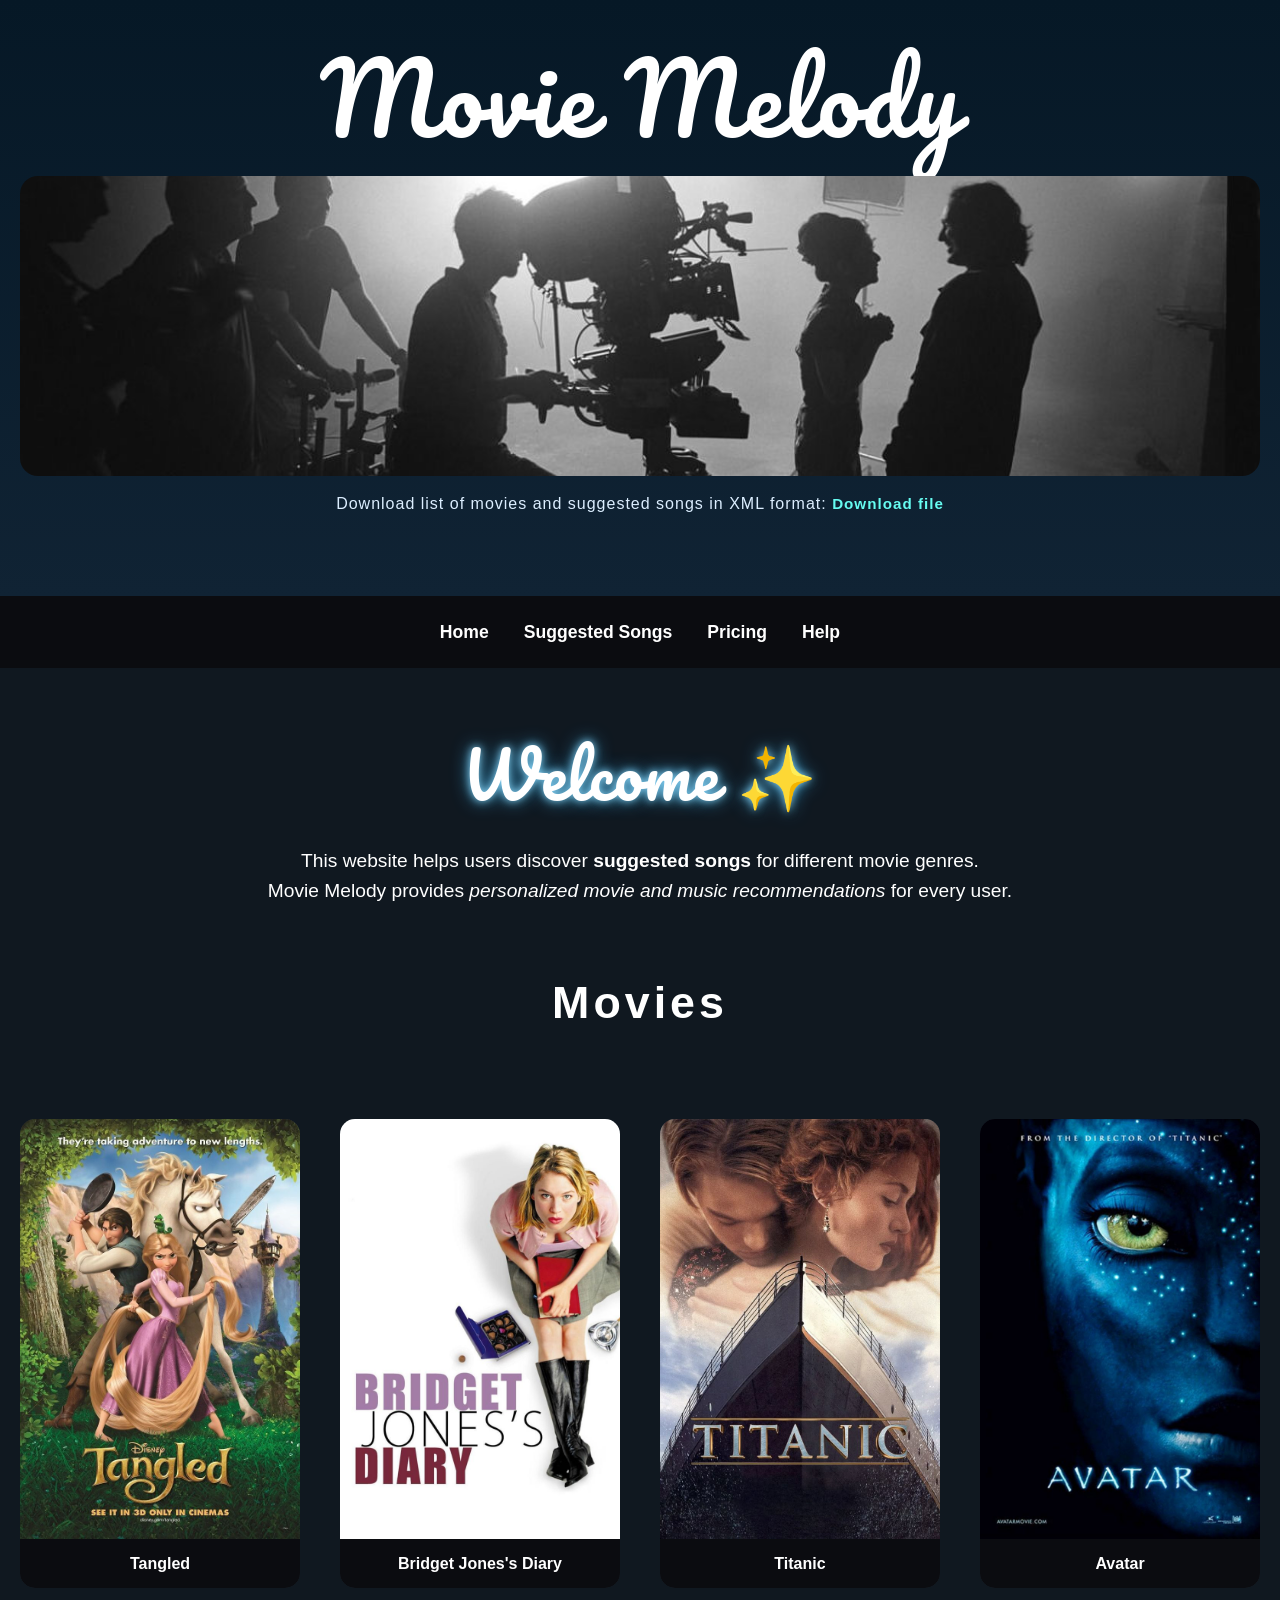
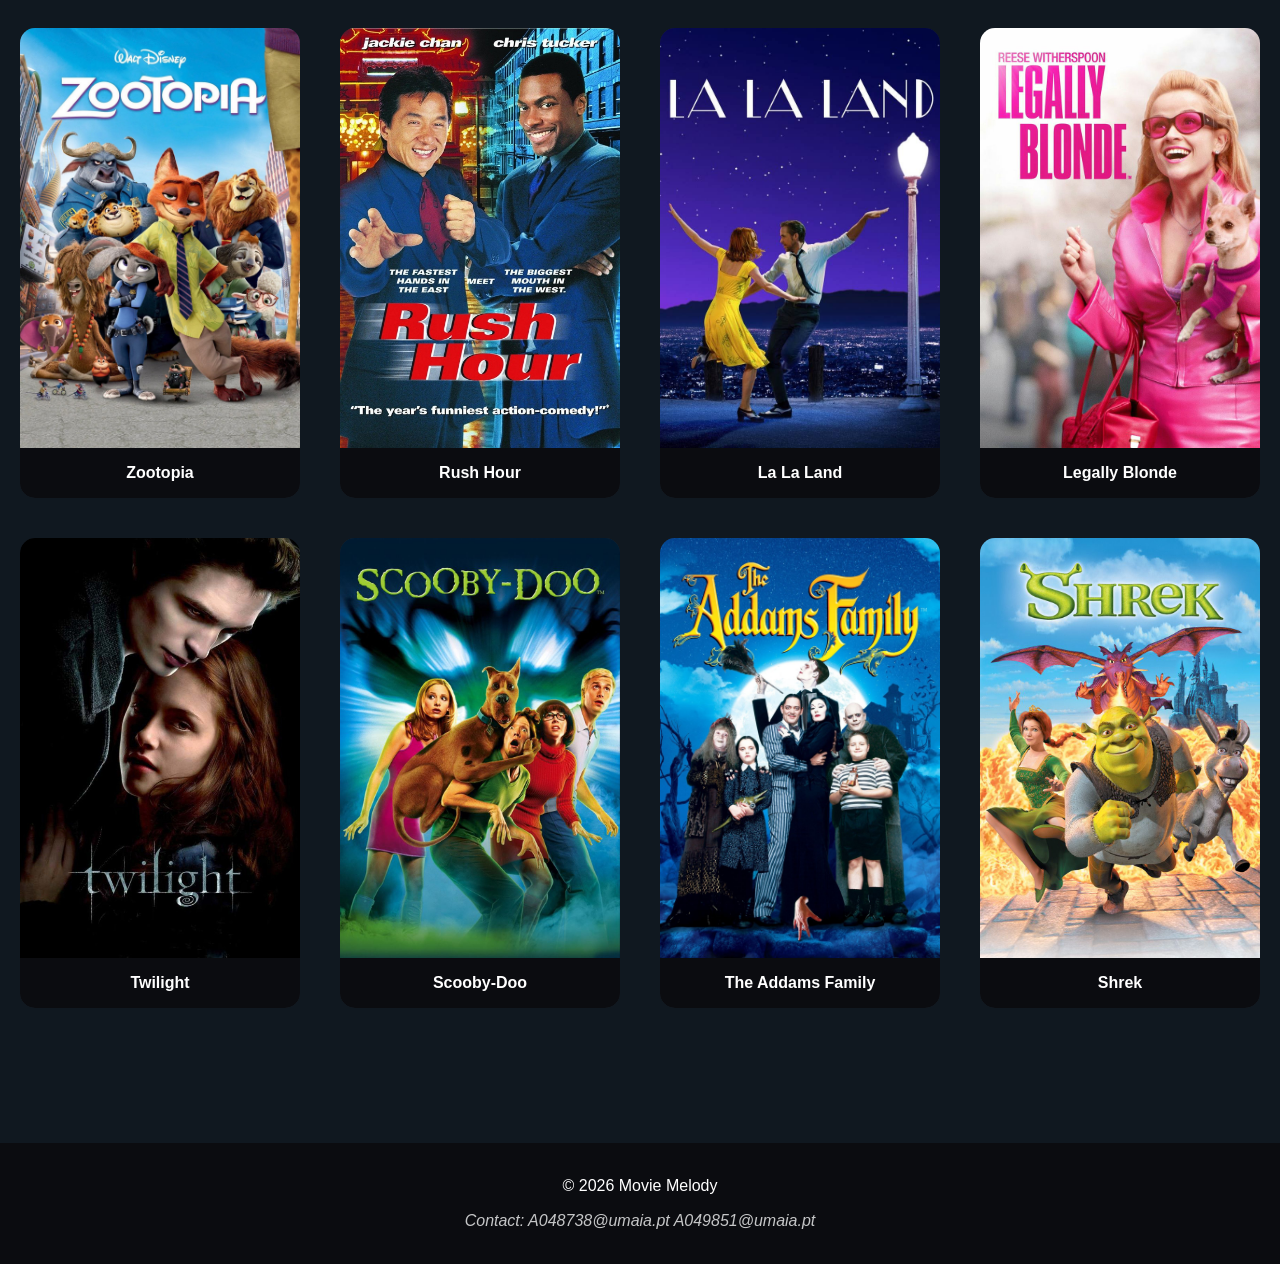
<file: index.html>
<!DOCTYPE html>
<html lang="en">
<head>
    <meta charset="UTF-8">
    <meta name="viewport" content="width=device-width, initial-scale=1.0">
    <title>Movie Melody</title>

    <link rel="stylesheet" href="css/style.css">
    <link href="https://fonts.googleapis.com/css2?family=Pacifico&display=swap" rel="stylesheet">
</head>

<body>

<header>
    <h1>Movie Melody</h1>

    <img src="images/banner.jpg" alt="Movie Banner" class="banner-image">

    <p class="download-xml">
        Download list of movies and suggested songs in XML format:
        <a href="xml/movies.xml" download>Download file</a>
    </p>
</header>

<nav>
    <ul>
        <li><a href="index.html">Home</a></li>
        <li><a href="songs.html">Suggested Songs</a></li>
        <li><a href="pricing.html">Pricing</a></li>
        <li><a href="help.html">Help</a></li>
    </ul>
</nav>

<main>

    <section class="intro">
        <h2>Welcome</h2>
        <p>
            This website helps users discover <strong>suggested songs</strong>
            for different movie genres.
        </p>
        <p>
    Movie Melody provides
    <em>personalized movie and music recommendations</em>
    for every user.
</p>
    </section>

    <section class="movies">
        <h2>Movies</h2>

        <article class="movie-card">
            <figure>
                <img src="images/movie1.jpg" alt="Tangled movie poster">
                <figcaption>Tangled</figcaption>
            </figure>
            <div class="movie-info">
                <h3>Tangled</h3>
                <p><strong>Genre:</strong> Animation</p>
                <p>Animation movie about Rapunzel.</p>
            </div>
        </article>

        <article class="movie-card">
            <figure>
                <img src="images/movie2.jpg" alt="Bridget Jones's Diary movie poster">
                <figcaption>Bridget Jones's Diary</figcaption>
            </figure>
            <div class="movie-info">
                <h3>Bridget Jones's Diary</h3>
                <p><strong>Genre:</strong> Comedy / Romance</p>
                <p>A movie about a hopeless romantic.</p>
            </div>
        </article>

        <article class="movie-card">
            <figure>
                <img src="images/movie3.jpg" alt="Titanic movie poster">
                <figcaption>Titanic</figcaption>
            </figure>
            <div class="movie-info">
                <h3>Titanic</h3>
                <p><strong>Genre:</strong> Romance / Drama</p>
                <p>A love story on the famous ship.</p>
            </div>
        </article>

        <article class="movie-card">
            <figure>
                <img src="images/movie4.jpg" alt="Avatar movie poster">
                <figcaption>Avatar</figcaption>
            </figure>
            <div class="movie-info">
                <h3>Avatar</h3>
                <p><strong>Genre:</strong> Fantasy / Sci-Fi</p>
                <p>A story set on the planet Pandora.</p>
            </div>
        </article>

        <article class="movie-card">
            <figure>
                <img src="images/movie5.jpg" alt="Zootopia movie poster">
                <figcaption>Zootopia</figcaption>
            </figure>
            <div class="movie-info">
                <h3>Zootopia</h3>
                <p><strong>Genre:</strong> Animation / Comedy</p>
                <p>A movie about a rabbit police officer and a fox con artist.</p>
            </div>
        </article>

        <article class="movie-card">
            <figure>
                <img src="images/movie6.jpg" alt="Rush Hour movie poster">
                <figcaption>Rush Hour</figcaption>
            </figure>
            <div class="movie-info">
                <h3>Rush Hour</h3>
                <p><strong>Genre:</strong> Action / Comedy</p>
                <p>A story about two detectives in Los Angeles.</p>
            </div>
        </article>

        <article class="movie-card">
            <figure>
                <img src="images/movie7.jpg" alt="La La Land movie poster">
                <figcaption>La La Land</figcaption>
            </figure>
            <div class="movie-info">
                <h3>La La Land</h3>
                <p><strong>Genre:</strong> Musical / Romance</p>
                <p>A romantic musical about dreams and love.</p>
            </div>
        </article>

        <article class="movie-card">
            <figure>
                <img src="images/movie8.jpg" alt="Legally Blonde movie poster">
                <figcaption>Legally Blonde</figcaption>
            </figure>
            <div class="movie-info">
                <h3>Legally Blonde</h3>
                <p><strong>Genre:</strong> Comedy / Romance</p>
                <p>Movie about a blonde woman who goes to law school.</p>
            </div>
        </article>

        <article class="movie-card">
            <figure>
                <img src="images/movie9.jpg" alt="Twilight movie poster">
                <figcaption>Twilight</figcaption>
            </figure>
            <div class="movie-info">
                <h3>Twilight</h3>
                <p><strong>Genre:</strong> Romance / Fantasy</p>
                <p>A story about vampires and werewolves.</p>
            </div>
        </article>

        <article class="movie-card">
            <figure>
                <img src="images/movie10.jpg" alt="Scooby-Doo movie poster">
                <figcaption>Scooby-Doo</figcaption>
            </figure>
            <div class="movie-info">
                <h3>Scooby-Doo</h3>
                <p><strong>Genre:</strong> Animation / Mystery</p>
                <p>A classic story about a dog and his friends.</p>
            </div>
        </article>

        <article class="movie-card">
            <figure>
                <img src="images/movie11.jpg" alt="The Addams Family movie poster">
                <figcaption>The Addams Family</figcaption>
            </figure>
            <div class="movie-info">
                <h3>The Addams Family</h3>
                <p><strong>Genre:</strong> Animation / Comedy</p>
                <p>A story about a family of monsters.</p>
            </div>
        </article>

        <article class="movie-card">
            <figure>
                <img src="images/movie12.jpg" alt="Shrek movie poster">
                <figcaption>Shrek</figcaption>
            </figure>
            <div class="movie-info">
                <h3>Shrek</h3>
                <p><strong>Genre:</strong> Animation / Comedy</p>
                <p>A magical story about love and friendship.</p>
            </div>
        </article>

    </section>

</main>

<footer>
    <p>&copy; 2026 Movie Melody</p>
    <address>
        Contact: A048738@umaia.pt A049851@umaia.pt
    </address>
</footer>

<script src="js/script.js"></script>

</body>
</html>
</file>
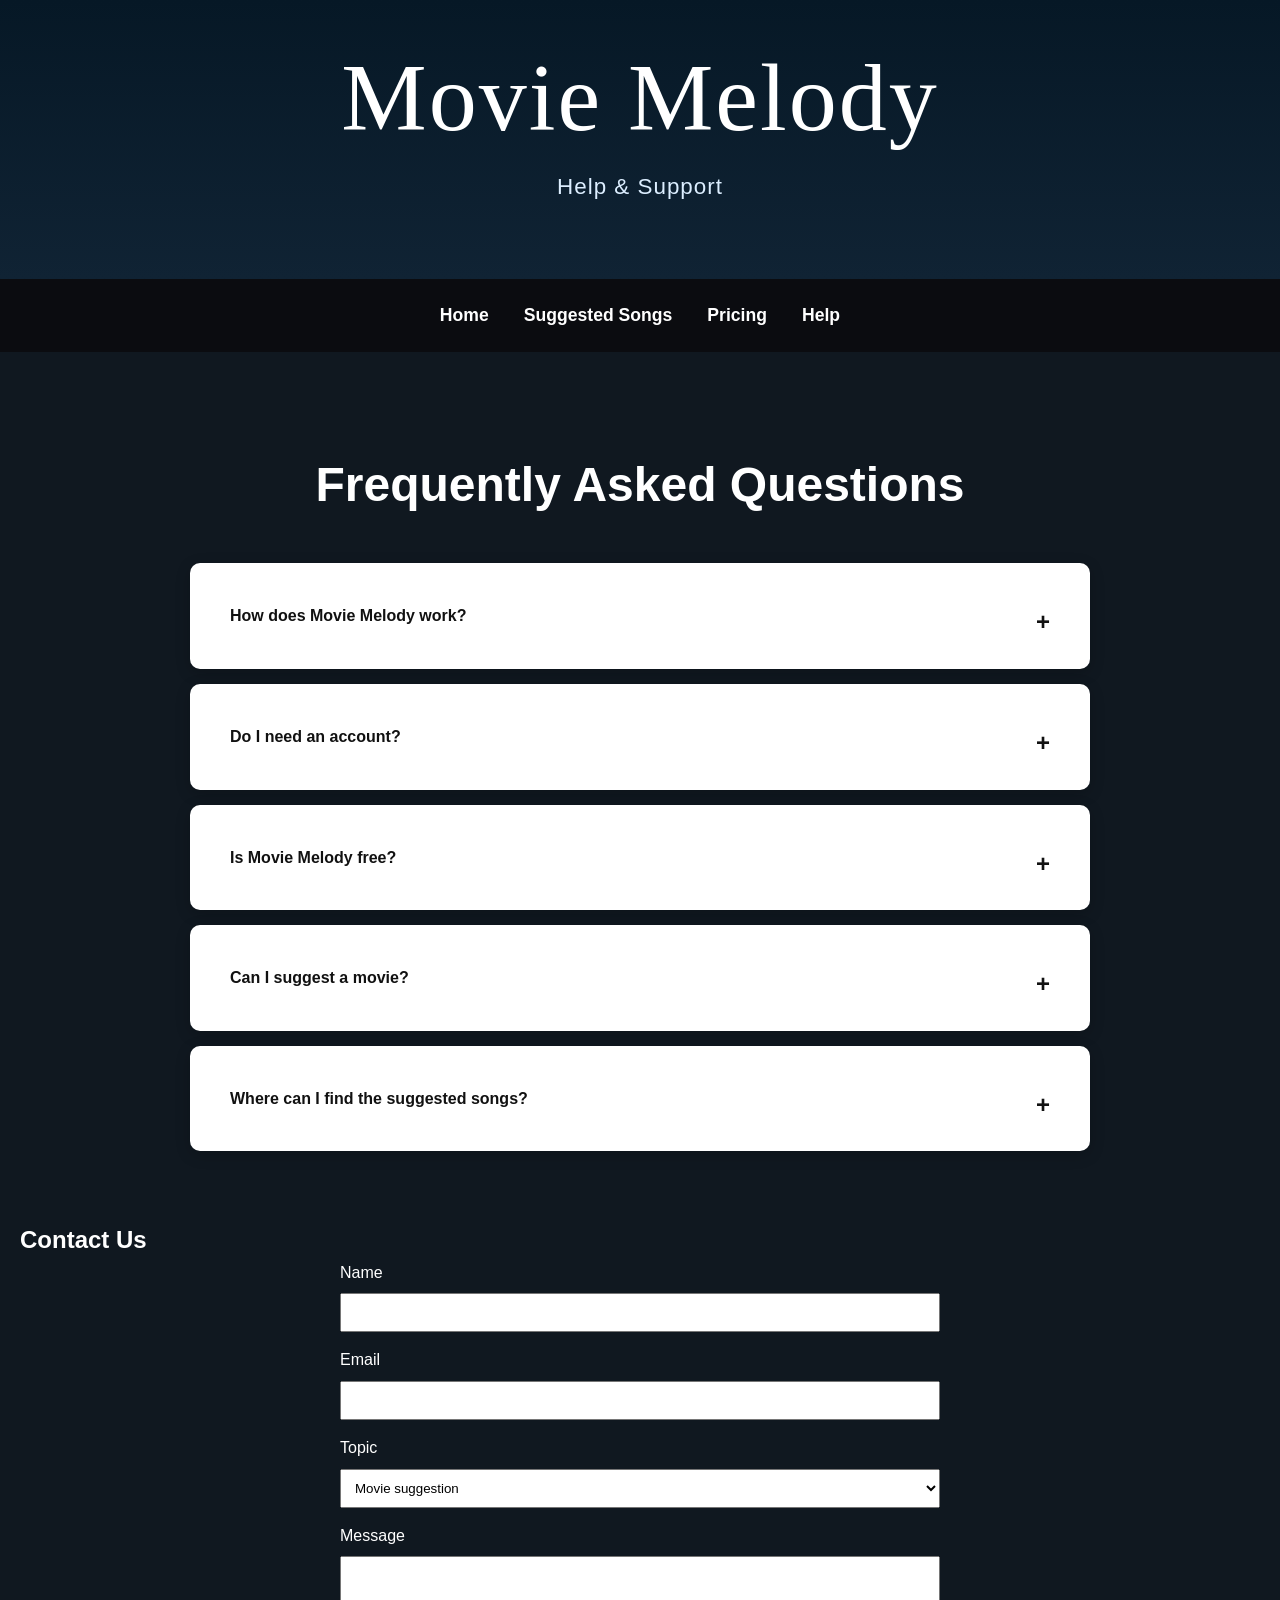
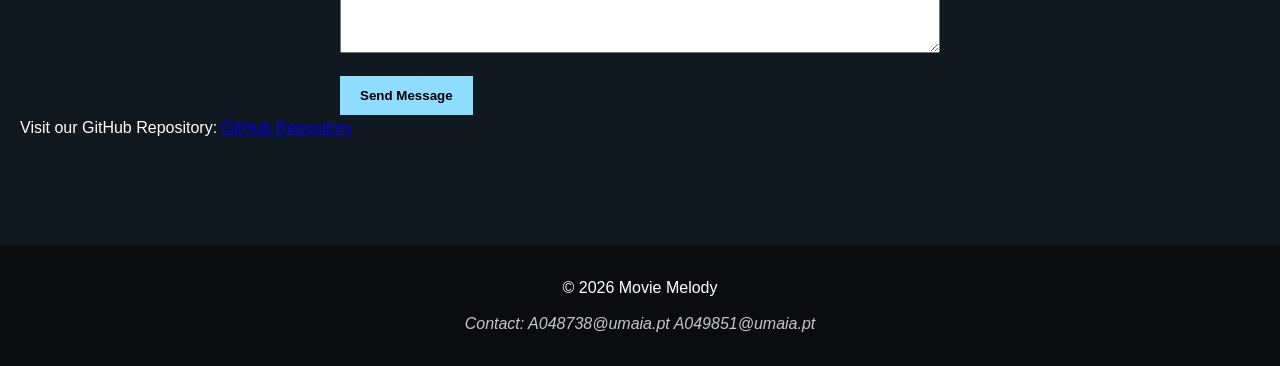
<file: help.html>
<!DOCTYPE html>
<html lang="en">
<head>
    <meta charset="UTF-8">
    <meta name="viewport" content="width=device-width, initial-scale=1.0">
    <title>Help | Movie Melody</title>

    <link rel="stylesheet" href="css/style.css">
</head>
<body class="help-page">

    <header>
        <h1>Movie Melody</h1>
        <p>Help & Support</p>
    </header>

    <nav>
        <ul>
            <li><a href="index.html">Home</a></li>
            <li><a href="songs.html">Suggested Songs</a></li>
            <li><a href="pricing.html">Pricing</a></li>
            <li><a href="help.html">Help</a></li>
        </ul>
    </nav>

    <main>

        <section class="faq">
            <h2>Frequently Asked Questions</h2>

            <details>
                <summary>How does Movie Melody work?</summary>
                <p>
                    Movie Melody suggests songs that match the atmosphere,
                    genre and mood of selected movies.
                </p>
            </details>

            <details>
                <summary>Do I need an account?</summary>
                <p>
                    No. You can browse movie suggestions without creating an account.
                </p>
            </details>

            <details>
                <summary>Is Movie Melody free?</summary>
                <p>
                    Yes. Basic song recommendations are free for all users.
                </p>
            </details>

            <details>
                <summary>Can I suggest a movie?</summary>
                <p>
                    Yes. You can use the contact form below to suggest a movie.
                </p>
            </details>

            <details>
                <summary>Where can I find the suggested songs?</summary>
                <p>
                    You can find them on the Suggested Songs page, where each movie
                    has a list of recommended songs.
                </p>
            </details>
        </section>

        <section class="contact-section">
            <h2>Contact Us</h2>

            <form action="#" method="post">

                <label for="name">Name</label>
                <input type="text" id="name" name="name" required>

                <label for="email">Email</label>
                <input type="email" id="email" name="email" required>

                <label for="topic">Topic</label>
                <select id="topic" name="topic">
                    <option>Movie suggestion</option>
                    <option>Song suggestion</option>
                    <option>Technical problem</option>
                    <option>Other</option>
                </select>

                <label for="message">Message</label>
                <textarea id="message" name="message" rows="5" required></textarea>

                <button type="submit">Send Message</button>

            </form>
        </section>
        <p>
    Visit our GitHub Repository:
    <a href="https://github.com/inf25tig01/movie_melody_project" target="_blank">
        GitHub Repository
    </a>
</p>

    </main>

    <footer>
        <p>&copy; 2026 Movie Melody</p>
        <address>Contact: A048738@umaia.pt
                          A049851@umaia.pt
        </address>
    </footer>

</body>
</html>
</file>
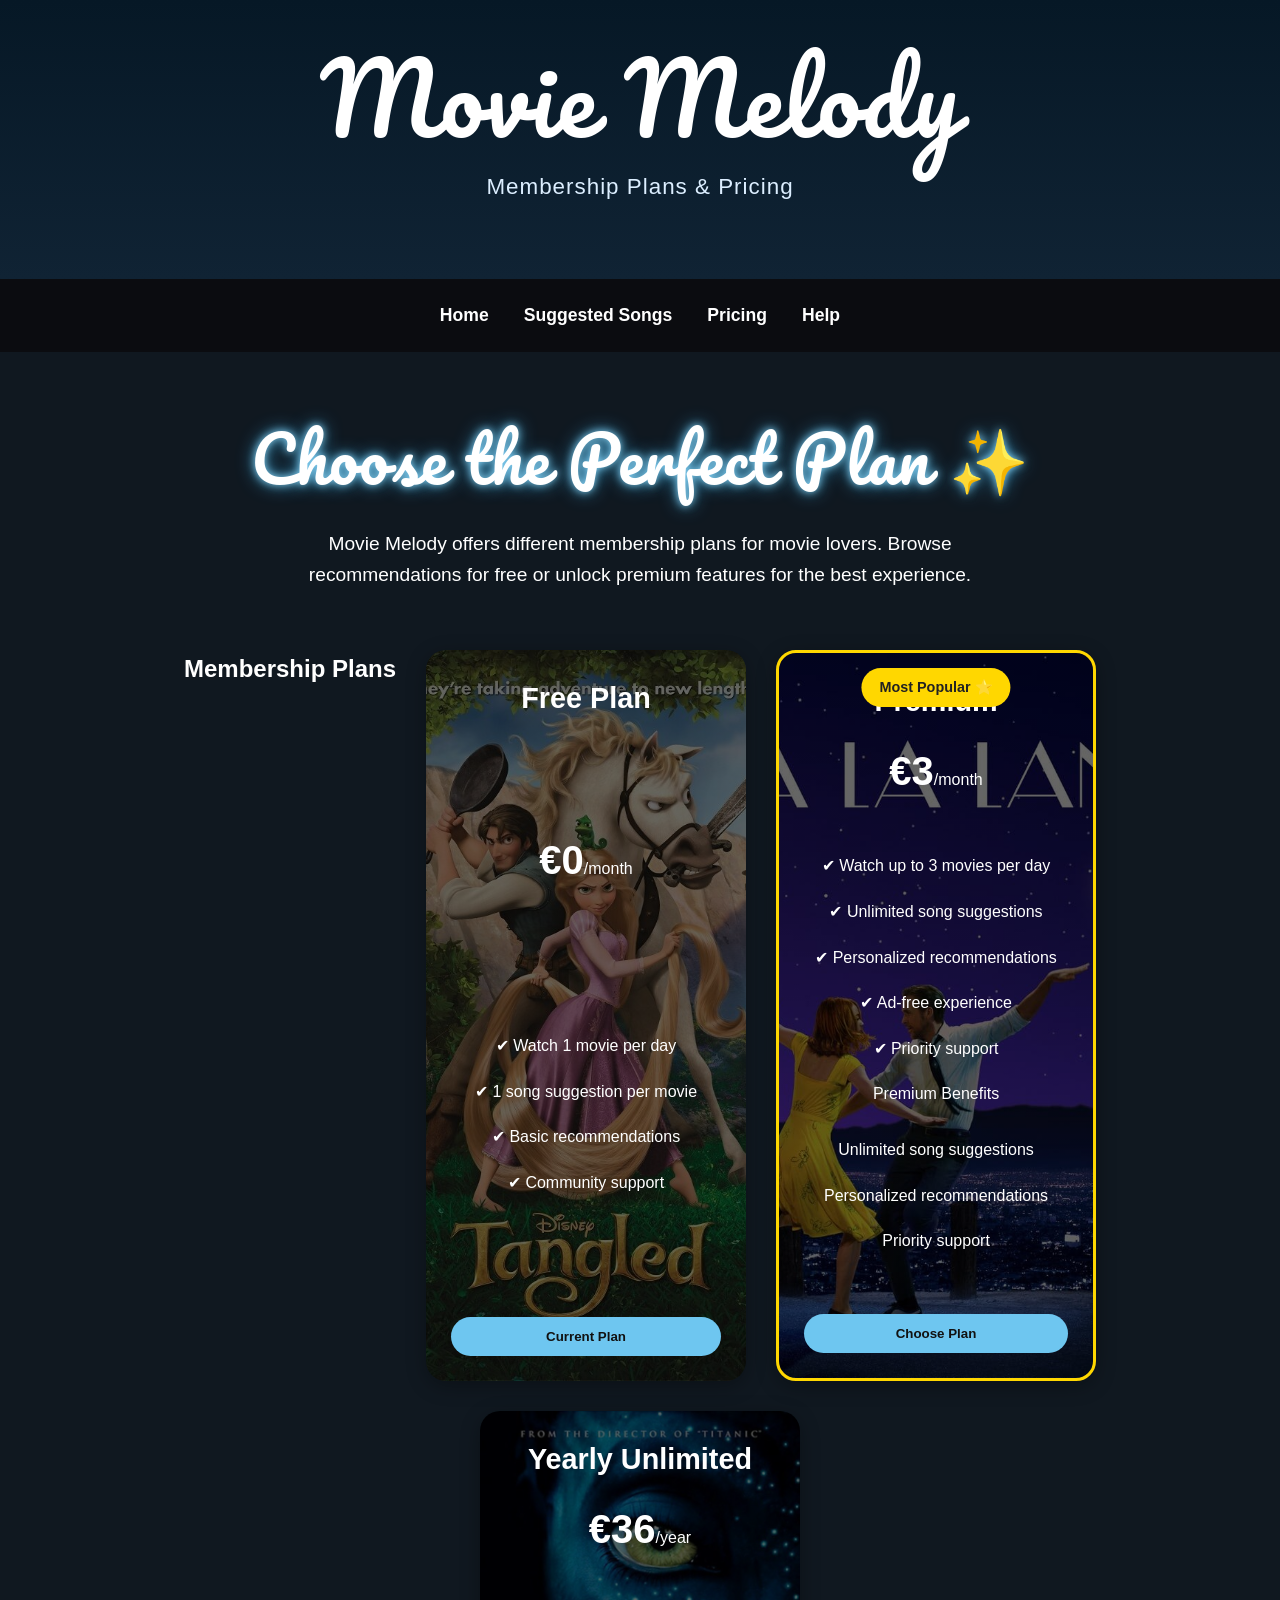
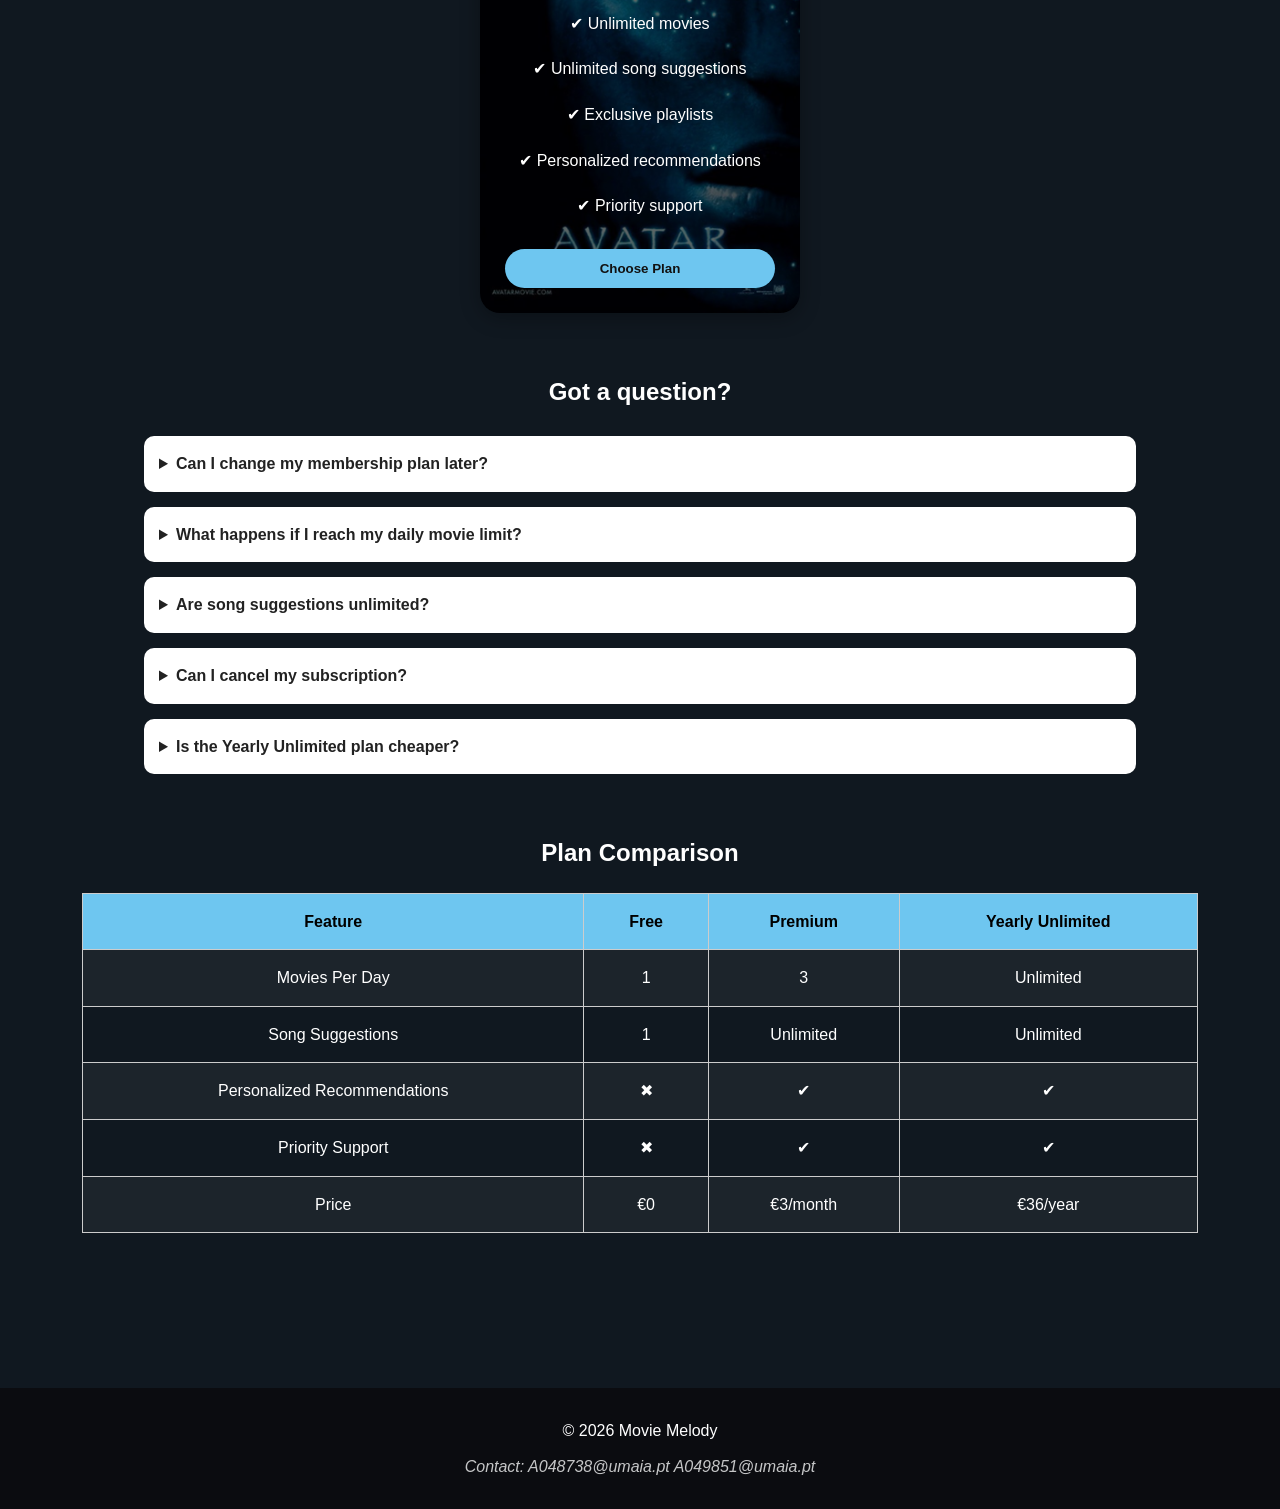
<file: pricing.html>
<!DOCTYPE html>
<html lang="en">
<head>
    <meta charset="UTF-8">
    <meta name="viewport" content="width=device-width, initial-scale=1.0">
    <title>Pricing | Movie Melody</title>

    <link rel="stylesheet" href="css/style.css">

    <link href="https://fonts.googleapis.com/css2?family=Pacifico&display=swap" rel="stylesheet">
    <link href="https://fonts.googleapis.com/css2?family=Cinzel:wght@600;700&display=swap" rel="stylesheet">
</head>
<body>

<header>
    <h1>Movie Melody</h1>
    <p>Membership Plans & Pricing</p>
</header>

<nav>
    <ul>
        <li><a href="index.html">Home</a></li>
        <li><a href="songs.html">Suggested Songs</a></li>
        <li><a href="pricing.html">Pricing</a></li>
        <li><a href="help.html">Help</a></li>
    </ul>
</nav>

<main>

<section class="intro">
    <h2>Choose the Perfect Plan</h2>

    <p>
        Movie Melody offers different membership plans for movie lovers.
        Browse recommendations for free or unlock premium features
        for the best experience.
    </p>
</section>

<section class="pricing-container">
    <h2>Membership Plans</h2>
    <article class="plan free-plan">
        <h3>Free Plan</h3>

        <div class="price">
            €0<span>/month</span>
        </div>

        <ul>
            <li>✔ Watch 1 movie per day</li>
            <li>✔ 1 song suggestion per movie</li>
            <li>✔ Basic recommendations</li>
            <li>✔ Community support</li>
        </ul>

        <button>Current Plan</button>
    </article>

    <article class="plan premium-plan recommended">
        <div class="popular-tag">
            Most Popular ⭐
        </div>

        <h3>Premium</h3>

        <div class="price">
            €3<span>/month</span>
        </div>

        <ul>
            <li>✔ Watch up to 3 movies per day</li>
            <li>✔ Unlimited song suggestions</li>
            <li>✔ Personalized recommendations</li>
            <li>✔ Ad-free experience</li>
            <li>✔ Priority support</li>
            <li>Premium Benefits
                <ul>
                    <li>Unlimited song suggestions</li>
                    <li>Personalized recommendations</li>
                    <li>Priority support</li>
                </ul>
            </li>
        </ul>

        <button>Choose Plan</button>
    </article>

    <article class="plan yearly-plan">
        <h3>Yearly Unlimited</h3>

        <div class="price">
            €36<span>/year</span>
        </div>

        <ul>
            <li>✔ Unlimited movies</li>
            <li>✔ Unlimited song suggestions</li>
            <li>✔ Exclusive playlists</li>
            <li>✔ Personalized recommendations</li>
            <li>✔ Priority support</li>
        </ul>

        <button>Choose Plan</button>
    </article>

</section>

<section class="faq">

<h2>Got a question?</h2>

<details>
    <summary>Can I change my membership plan later?</summary>
    <p>
        Yes. You can upgrade or downgrade your membership at any time.
    </p>
</details>

<details>
    <summary>What happens if I reach my daily movie limit?</summary>
    <p>
        Free users can watch one movie per day, while Premium users can watch up to three movies per day.
    </p>
</details>

<details>
    <summary>Are song suggestions unlimited?</summary>
    <p>
        Unlimited song suggestions are available on Premium and Yearly Unlimited plans.
    </p>
</details>

<details>
    <summary>Can I cancel my subscription?</summary>
    <p>
        Yes. You may cancel your subscription at any time without extra fees.
    </p>
</details>

<details>
    <summary>Is the Yearly Unlimited plan cheaper?</summary>
    <p>
        Yes. The yearly plan costs €36 per year, offering a discount compared to paying monthly.
    </p>
</details>


</section>
<section class="plan-comparison">

    <h2>Plan Comparison</h2>

    <table>
        <tr>
            <th>Feature</th>
            <th>Free</th>
            <th>Premium</th>
            <th>Yearly Unlimited</th>
        </tr>

        <tr>
            <td>Movies Per Day</td>
            <td>1</td>
            <td>3</td>
            <td>Unlimited</td>
        </tr>

        <tr>
            <td>Song Suggestions</td>
            <td>1</td>
            <td>Unlimited</td>
            <td>Unlimited</td>
        </tr>

        <tr>
            <td>Personalized Recommendations</td>
            <td>✖</td>
            <td>✔</td>
            <td>✔</td>
        </tr>

        <tr>
            <td>Priority Support</td>
            <td>✖</td>
            <td>✔</td>
            <td>✔</td>
        </tr>

        <tr>
            <td>Price</td>
            <td>€0</td>
            <td>€3/month</td>
            <td>€36/year</td>
        </tr>
    </table>
</section>
</main>

<footer>
    <p>&copy; 2026 Movie Melody</p>

    <address>
        Contact: A048738@umaia.pt
        A049851@umaia.pt
    </address>
</footer>

</body>
</html>
</file>
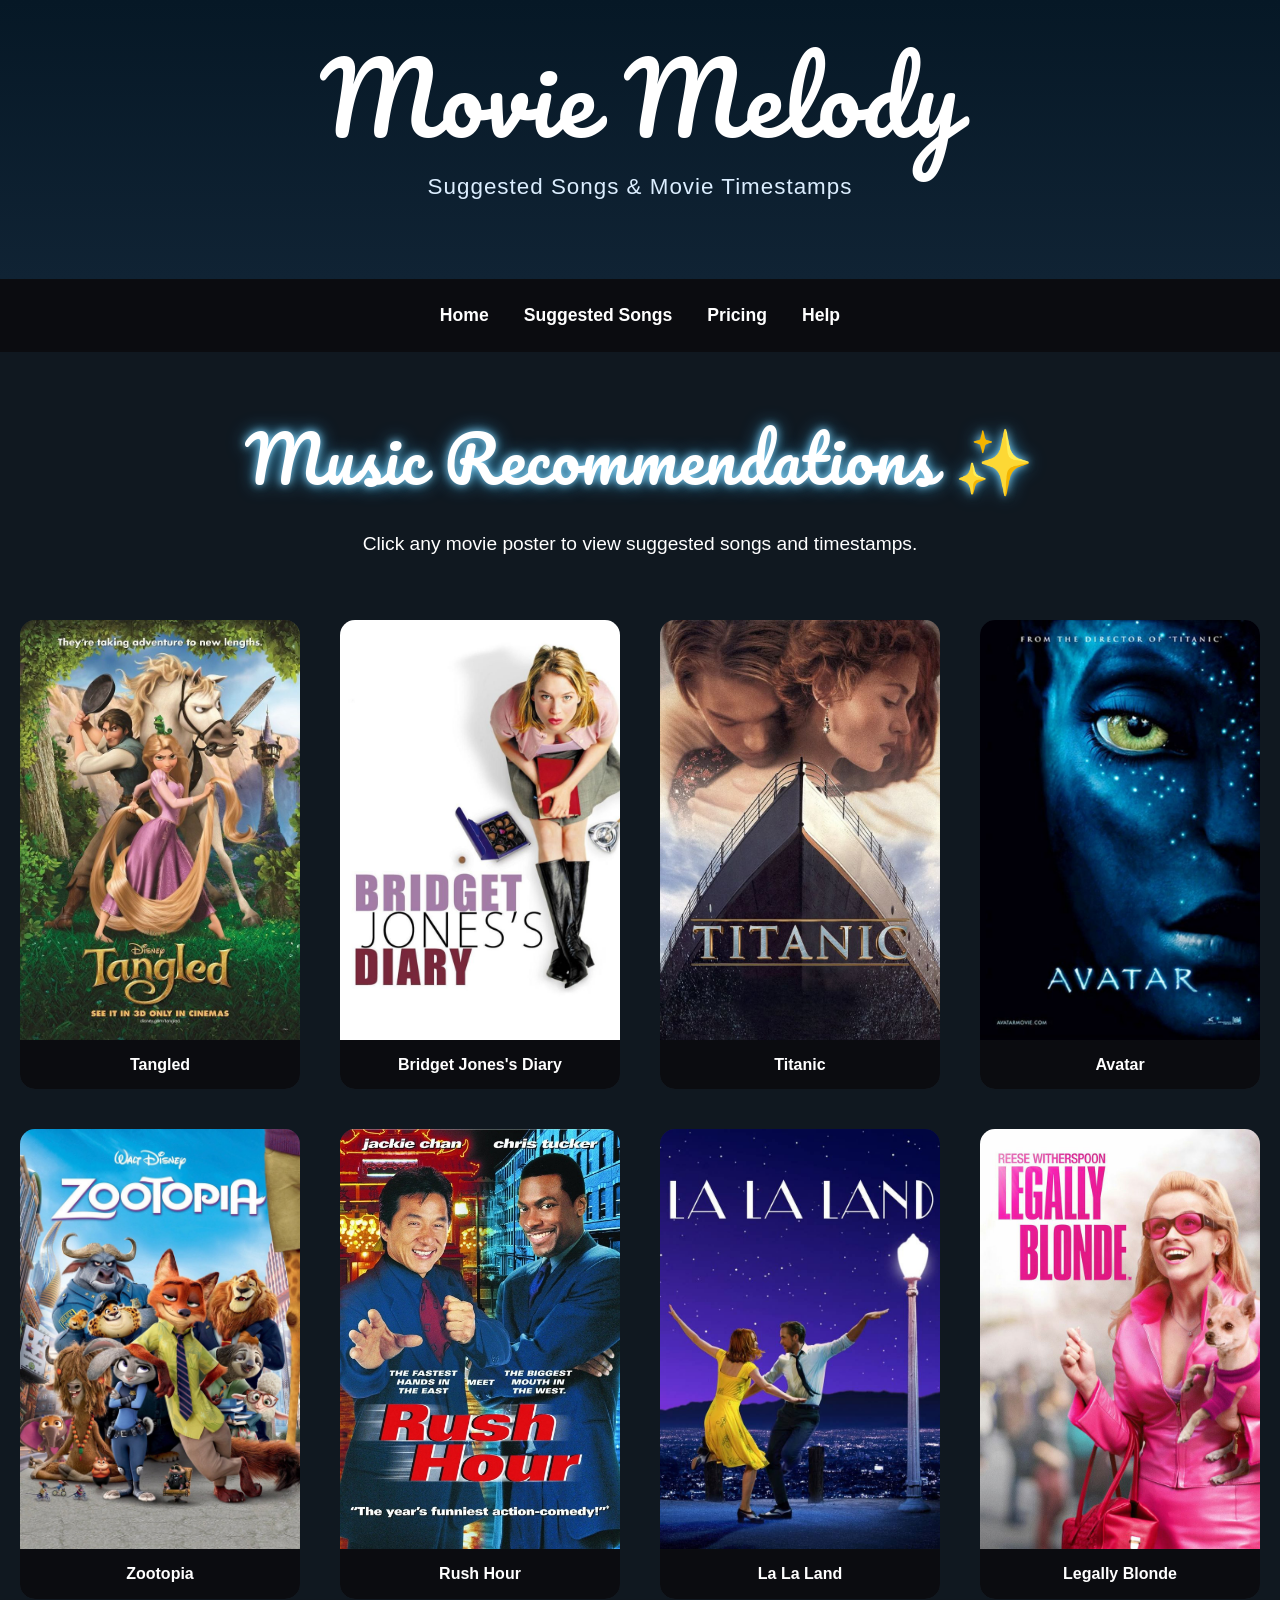
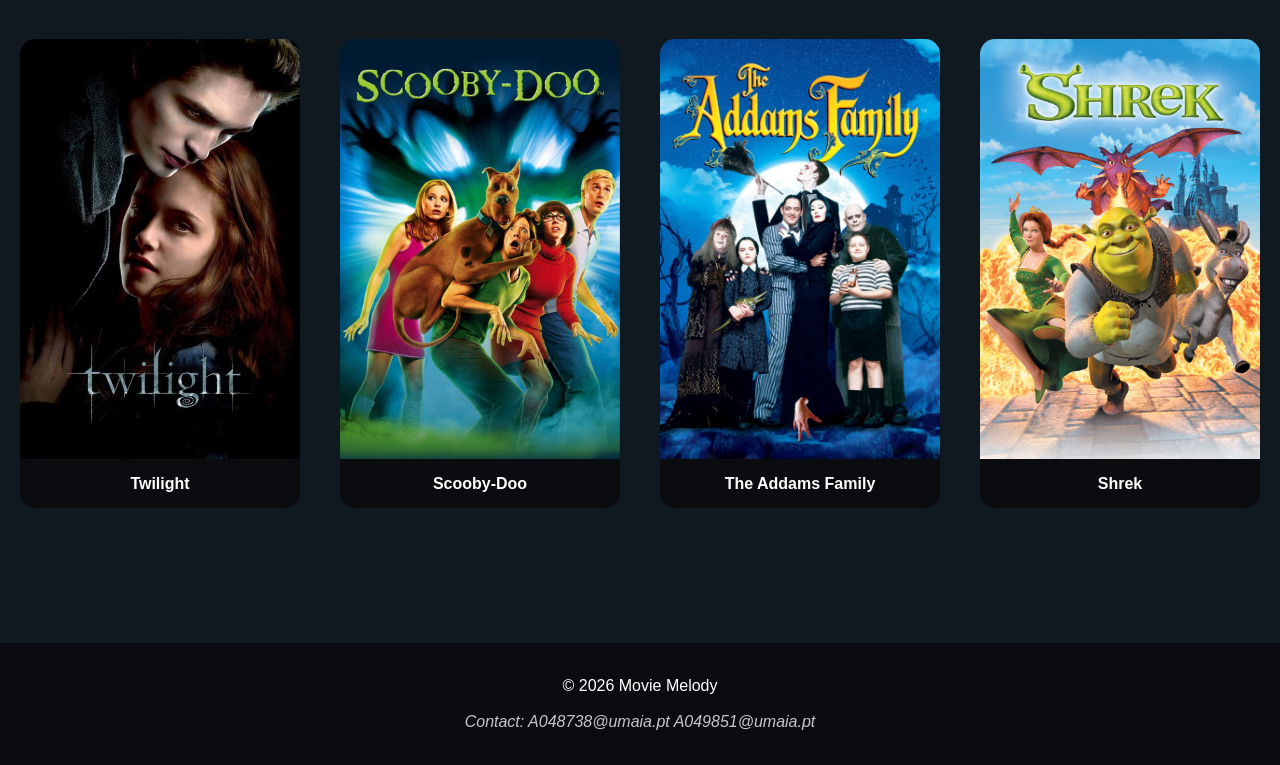
<file: songs.html>
<!DOCTYPE html>
<html lang="en">
<head>
    <meta charset="UTF-8">
    <meta name="viewport" content="width=device-width, initial-scale=1.0">
    <title>Suggested Songs | Movie Melody</title>

    <link rel="stylesheet" href="css/style.css">
    <link href="https://fonts.googleapis.com/css2?family=Pacifico&display=swap" rel="stylesheet">
    <link href="https://fonts.googleapis.com/css2?family=Cinzel:wght@600;700&display=swap" rel="stylesheet">
</head>
<body>
<div id="pageContent">
<header>
    <h1>Movie Melody</h1>
    <p>Suggested Songs & Movie Timestamps</p>
</header>

<nav>
    <ul>
        <li><a href="index.html">Home</a></li>
        <li><a href="songs.html">Suggested Songs</a></li>
        <li><a href="pricing.html">Pricing</a></li>
        <li><a href="help.html">Help</a></li>
    </ul>
</nav>

<main>

<section class="intro">
    <h2>Music Recommendations</h2>
    <p>
        Click any movie poster to view suggested songs and timestamps.
    </p>
</section>

<section class="movies">

<!-- Tangled -->
<article class="movie-card"
onclick="openModal('Tangled',[
'🎵 I See The Light — 01:22:15',
'🎵 A Thousand Years — 00:58:40',
'🎵 Enchanted — 01:10:20'
])">
    <figure>
        <img src="images/movie1.jpg" alt="Tangled poster">
        <figcaption>Tangled</figcaption>
    </figure>
</article>

<!-- Bridget Jones -->
<article class="movie-card"
onclick="openModal('Bridget Jones Diary',[
'🎵 Perfect — 00:45:20',
'🎵 Love Story — 01:05:30',
'🎵 Just The Way You Are — 01:20:15'
])">
    <figure>
        <img src="images/movie2.jpg" alt="Bridget Jones poster">
        <figcaption>Bridget Jones's Diary</figcaption>
    </figure>
</article>

<!-- Titanic -->
<article class="movie-card"
onclick="openModal('Titanic',[
'🎵 My Heart Will Go On — 01:48:30',
'🎵 All Of Me — 02:05:10',
'🎵 Say You Wont Let Go — 01:22:00'
])">
    <figure>
        <img src="images/movie3.jpg" alt="Titanic poster">
        <figcaption>Titanic</figcaption>
    </figure>
</article>

<!-- Avatar -->
<article class="movie-card"
onclick="openModal('Avatar',[
'🎵 A Sky Full Of Stars — 01:31:05',
'🎵 Paradise — 00:59:40',
'🎵 On Top Of The World — 01:43:10'
])">
    <figure>
        <img src="images/movie4.jpg" alt="Avatar poster">
        <figcaption>Avatar</figcaption>
    </figure>
</article>

<!-- Zootopia -->
<article class="movie-card"
onclick="openModal('Zootopia',[
'🎵 Try Everything — 00:57:40',
'🎵 Happy — 00:30:15',
'🎵 Firework — 01:11:50'
])">
    <figure>
        <img src="images/movie5.jpg" alt="Zootopia poster">
        <figcaption>Zootopia</figcaption>
    </figure>
</article>

<!-- Rush Hour -->
<article class="movie-card"
onclick="openModal('Rush Hour',[
'🎵 Cant Hold Us — 01:05:10',
'🎵 Stronger — 00:45:20',
'🎵 Remember The Name — 01:20:40'
])">
    <figure>
        <img src="images/movie6.jpg" alt="Rush Hour poster">
        <figcaption>Rush Hour</figcaption>
    </figure>
</article>

    <!-- La La Land -->
<article class="movie-card"
onclick="openModal('La La Land',[
'🎵 City Of Stars — 01:09:30',
'🎵 Golden Hour — 00:42:50',
'🎵 Yellow — 01:18:40'
])">
    <figure>
        <img src="images/movie7.jpg" alt="La La Land poster">
        <figcaption>La La Land</figcaption>
    </figure>
</article>

<!-- Legally Blonde -->
<article class="movie-card"
onclick="openModal('Legally Blonde',[
'🎵 Roar — 00:39:00',
'🎵 Confident — 00:55:10',
'🎵 Stronger — 01:14:20'
])">
    <figure>
        <img src="images/movie8.jpg" alt="Legally Blonde poster">
        <figcaption>Legally Blonde</figcaption>
    </figure>
</article>

<!-- Twilight -->
<article class="movie-card"
onclick="openModal('Twilight',[
'🎵 A Thousand Years — 01:14:45',
'🎵 Iris — 00:50:00',
'🎵 Photograph — 01:29:20'
])">
    <figure>
        <img src="images/movie9.jpg" alt="Twilight poster">
        <figcaption>Twilight</figcaption>
    </figure>
</article>

<!-- Scooby-Doo -->
<article class="movie-card"
onclick="openModal('Scooby-Doo',[
'🎵 Ghostbusters — 00:28:20',
'🎵 Thriller — 00:44:15',
'🎵 Monster Mash — 01:02:30'
])">
    <figure>
        <img src="images/movie10.jpg" alt="Scooby-Doo poster">
        <figcaption>Scooby-Doo</figcaption>
    </figure>
</article>

<!-- Addams Family -->
<article class="movie-card"
onclick="openModal('The Addams Family',[
'🎵 Somebodys Watching Me — 00:51:10',
'🎵 Disturbia — 01:03:15',
'🎵 Bad Guy — 01:17:20'
])">
    <figure>
        <img src="images/movie11.jpg" alt="Addams Family poster">
        <figcaption>The Addams Family</figcaption>
    </figure>
</article>

<!-- Shrek -->
<article class="movie-card"
onclick="openModal('Shrek',[
'🎵 All Star — 00:03:05',
'🎵 Im A Believer — 01:20:40',
'🎵 Accidentally In Love — 00:46:15'
])">
    <figure>
        <img src="images/movie12.jpg" alt="Shrek poster">
        <figcaption>Shrek</figcaption>
    </figure>
</article>

</section>

</main>

<footer>
    <p>&copy; 2026 Movie Melody</p>
    <address>
        Contact: A048738@umaia.pt
        A049851@umaia.pt
    </address>
</footer>

<!-- MOVIE POPUP -->

<div id="movieModal" class="modal">

    <div class="modal-content">

        <h2 id="modalTitle"></h2>

        <ul id="modalSongs"></ul>

        <div class="modal-buttons">


            <button onclick="closeModal()">
                Check Out Other Movies
            </button>

        </div>

    </div>

</div>

<script>

function openModal(movie, songs)
{
    document.getElementById("modalTitle").innerText = movie;

    const list =
        document.getElementById("modalSongs");

    list.innerHTML = "";

    songs.forEach(song =>
    {
        const li =
            document.createElement("li");

        li.innerText = song;

        list.appendChild(li);
    });

    document
        .getElementById("movieModal")
        .style.display = "flex";
}

function closeModal()
{
    document
        .getElementById("movieModal")
        .style.display = "none";
}

window.onclick = function(event)
{
    const modal =
        document.getElementById("movieModal");

    if(event.target === modal)
    {
        closeModal();
    }
}

</script>

</div>

</body>
</html>
</file>
<file: css/style.css>
* {
    margin: 0;
    padding: 0;
    box-sizing: border-box;
}

html,
body {
    overflow-x: hidden;
}

body {
    font-family: Arial, Helvetica, sans-serif;
    background-color: #101820;
    color: white;
    line-height: 1.6;
}

header {
    background: linear-gradient(to bottom, #061826, #102334);
    text-align: center;
    padding: 45px 20px 55px;
}

header h1 {
    font-family: 'Pacifico', cursive;
    font-size: clamp(3.2rem, 8vw, 6rem);
    font-weight: 400;
    color: white;
    letter-spacing: 2px;
    line-height: 1.1;
    margin-bottom: 18px;
}

header p {
    color: #dceeff;
    font-size: clamp(1rem, 2vw, 1.4rem);
    margin-bottom: 20px;
    letter-spacing: 1px;
}

.banner-image {
    width: 100%;
    max-width: 1300px;
    height: 300px;
    object-fit: cover;
    object-position: center;
    display: block;
    margin: 25px auto 0;
    border-radius: 18px;
}

nav {
    background-color: #0b0c10;
    position: sticky;
    top: 0;
    z-index: 100;
}

nav ul {
    list-style: none;
    display: flex;
    justify-content: center;
    gap: 35px;
    padding: 22px;
}

nav a {
    text-decoration: none;
    color: white;
    font-size: 1.1rem;
    font-weight: bold;
    transition: 0.3s;
}

nav a:hover {
    color: #8edcff;
    text-shadow: 0 0 10px #8edcff;
}

main {
    padding: 55px 20px;
}

.intro {
    text-align: center;
    margin-bottom: 60px;
}

.intro h2 {
    font-family: 'Pacifico', cursive;
    font-size: clamp(2.5rem, 5vw, 4rem);
    font-weight: 400;
    color: white;
    letter-spacing: 1px;
    text-shadow:
        0 0 8px #8edcff,
        0 0 18px #2f8fc0,
        3px 3px 5px rgba(0, 0, 0, 0.8);
    margin-bottom: 20px;
    text-align: center;
}

.intro h2::after {
    content: " ✨";
}

.intro p {
    max-width: 750px;
    margin: auto;
    font-size: 1.2rem;
}

.download-xml {
    font-size: 1rem;
    text-align: center;
    margin: 15px 0 25px;
    color: #dceeff;
}

.download-xml a {
    font-size: 0.95rem;
    color: #66fcf1;
    text-decoration: none;
    font-weight: bold;
}

.download-xml a:hover {
    text-decoration: underline;
}

.movies {
    width: fit-content;
    margin: 30px auto;
    display: grid;
    grid-template-columns: repeat(4, 280px);
    gap: 40px;
}

.movies h2 {
    grid-column: 1 / -1;
    text-align: center;
    margin-bottom: 40px;
    font-size: 2.8rem;
    letter-spacing: 4px;
}

.movie-card {
    width: 280px;
    background-color: #1f2833;
    border-radius: 15px;
    overflow: hidden;
    position: relative;
    transition: transform 0.3s ease, box-shadow 0.3s ease;
    cursor: pointer;
}

.movie-card:hover {
    transform: scale(1.05);
    box-shadow: 0 0 20px rgba(142, 220, 255, 0.4);
}

.movie-card img {
    width: 100%;
    height: 420px;
    object-fit: cover;
    display: block;
}

figure {
    position: relative;
}

figcaption {
    text-align: center;
    padding: 12px;
    font-weight: bold;
    background-color: #0b0c10;
}

.movie-info {
    position: absolute;
    left: 0;
    right: 0;
    bottom: 0;
    background-color: rgba(11, 12, 16, 0.92);
    padding: 18px;
    opacity: 0;
    visibility: hidden;
    transform: translateY(100%);
    transition: 0.3s ease;
    z-index: 10;
}

.movie-card:hover .movie-info {
    opacity: 1;
    visibility: visible;
    transform: translateY(0);
}

.movie-info h3 {
    font-size: 1.4rem;
    font-weight: bold;
    margin-bottom: 10px;
}

.movie-info p {
    margin-bottom: 10px;
    line-height: 1.5;
}

footer {
    background-color: #0b0c10;
    text-align: center;
    padding: 30px;
    margin-top: 50px;
}

footer address {
    margin-top: 10px;
    color: #c5c6c7;
}

/* TABLES */

table {
    width: 100%;
    border-collapse: collapse;
    margin-top: 20px;
}

thead {
    background-color: #45a29e;
}

th,
td {
    border: 1px solid #ddd;
    padding: 10px;
}

tbody tr:nth-child(even) {
    background-color: #263238;
}

/* FORMS */

form {
    max-width: 600px;
    margin: auto;
}

input,
textarea,
select {
    width: 100%;
    padding: 10px;
    margin-top: 8px;
    margin-bottom: 15px;
}

button {
    background-color: #8edcff;
    border: none;
    padding: 12px 20px;
    font-weight: bold;
    cursor: pointer;
}

button:hover {
    opacity: 0.8;
}

/* HELP PAGE */

.help-page .faq {
    max-width: 900px;
    margin: 40px auto 70px;
}

.help-page .faq h2 {
    font-size: 3rem;
    color: white;
    text-align: center;
    margin-bottom: 40px;
}

.help-page details {
    background: #f5f5f5;
    border-radius: 15px;
    margin-bottom: 20px;
    overflow: hidden;
    box-shadow: 0 4px 15px rgba(0,0,0,0.2);
}

.help-page summary {
    padding: 25px;
    cursor: pointer;
    font-size: 1.2rem;
    font-weight: bold;
    color: #111;
    list-style: none;
}

.help-page summary::after {
    content: "+";
    float: right;
    font-size: 1.5rem;
}

.help-page details[open] summary::after {
    content: "-";
}

.help-page summary:hover {
    background-color: #dce8f7;
}

.help-page details p {
    display: block;
    color: #111 !important;
    background: white;
    padding: 20px 25px;
    margin: 0;
    line-height: 1.7;
    font-size: 1rem;
}

/* SONGS PAGE MODAL */

.modal {
    display: none;
    position: fixed;
    inset: 0;
    background: rgba(0, 0, 0, 0.75);
    justify-content: center;
    align-items: center;
    z-index: 9999;
}

.modal-content {
    background: white;
    color: #222;
    width: 500px;
    max-width: 90%;
    padding: 30px;
    border-radius: 20px;
    text-align: center;
}

.modal-content h2 {
    margin-bottom: 20px;
}

.modal-content ul {
    list-style: none;
    padding: 0;
}

.modal-content li {
    background: #f4f4f4;
    margin: 10px 0;
    padding: 10px;
    border-radius: 10px;
}

.modal-buttons {
    margin-top: 20px;
}

.modal-buttons button {
    margin: 10px;
    padding: 10px 20px;
    border: none;
    border-radius: 20px;
    cursor: pointer;
}

/* PRICING PAGE */

.pricing-container {
    display: flex;
    justify-content: center;
    gap: 30px;
    flex-wrap: wrap;
    margin: 50px auto;
    width: 90%;
}

.plan {
    width: 320px;
    min-height: 500px;
    padding: 25px;
    border-radius: 20px;
    position: relative;
    text-align: center;
    overflow: hidden;
    display: flex;
    flex-direction: column;
    justify-content: space-between;
    box-shadow: 0 5px 20px rgba(0, 0, 0, 0.3);
    transition: transform 0.3s ease;
}

.plan:hover {
    transform: translateY(-10px);
}

.free-plan {
    background:
        linear-gradient(rgba(0,0,0,0.60), rgba(0,0,0,0.60)),
        url("../images/movie1.jpg");
    background-size: cover;
    background-position: center;
    color: white;
}

.premium-plan {
    background:
        linear-gradient(rgba(0,0,0,0.60), rgba(0,0,0,0.60)),
        url("../images/movie7.jpg");
    background-size: cover;
    background-position: center;
    color: white;
    border: 3px solid gold;
}

.yearly-plan {
    background:
        linear-gradient(rgba(0,0,0,0.60), rgba(0,0,0,0.60)),
        url("../images/movie4.jpg");
    background-size: cover;
    background-position: center;
    color: white;
}

.plan h3 {
    font-size: 1.8rem;
    margin-bottom: 15px;
    color: white;
}

.price {
    font-size: 2.5rem;
    font-weight: bold;
    margin-bottom: 20px;
    color: white;
}

.price span {
    font-size: 1rem;
    font-weight: normal;
}

.plan ul {
    list-style: none;
    padding: 0;
    margin: 20px 0;
}

.plan li {
    padding: 10px 0;
    color: white;
    font-size: 1rem;
}

.plan button {
    background: #6ec6f0;
    color: #111;
    border: none;
    border-radius: 25px;
    padding: 12px 25px;
    font-weight: bold;
    cursor: pointer;
    transition: 0.3s;
}

.plan button:hover {
    transform: scale(1.05);
}

.popular-tag {
    position: absolute;
    top: 15px;
    left: 50%;
    transform: translateX(-50%);
    background: gold;
    color: #222;
    padding: 8px 18px;
    border-radius: 20px;
    font-weight: bold;
    font-size: 0.9rem;
}

.faq {
    width: 80%;
    margin: 60px auto;
}

.faq h2 {
    text-align: center;
    margin-bottom: 25px;
}

.faq details {
    background: white;
    color: #222;
    padding: 15px;
    margin-bottom: 15px;
    border-radius: 10px;
}

.faq summary {
    cursor: pointer;
    font-weight: bold;
    font-size: 1rem;
}

.faq p {
    margin-top: 10px;
    line-height: 1.5;
}

.pricing-title {
    text-align: center;
    margin-bottom: 30px;
    font-size: 2rem;
}

/* RESPONSIVE */

@media screen and (max-width: 1200px) {
    .movies {
        grid-template-columns: repeat(3, 1fr);
    }
}

@media screen and (max-width: 900px) {
    .movies {
        grid-template-columns: repeat(2, 1fr);
    }

    nav ul {
        flex-wrap: wrap;
        gap: 20px;
    }

    .banner-image {
        height: 240px;
    }
}

@media screen and (max-width: 600px) {
    header {
        padding: 35px 15px 40px;
    }

    .movies {
        grid-template-columns: 1fr;
    }

    .movie-card {
        width: 90%;
    }

    .movie-card img {
        height: 400px;
    }

    nav ul {
        flex-direction: column;
        text-align: center;
    }

    .banner-image {
        height: 190px;
        border-radius: 12px;
    }
}
.plan-comparison {
    width: 90%;
    margin: 50px auto;
    text-align: center;
}

.plan-comparison table {
    width: 100%;
    border-collapse: collapse;
    margin-top: 20px;
}

.plan-comparison th,
.plan-comparison td {
    border: 1px solid #ccc;
    padding: 15px;
}

.plan-comparison th {
    background-color: #6ec6f0;
    color: black;
}

.plan-comparison tr:nth-child(even) {
    background-color: rgba(255,255,255,0.05);
}
</file>
